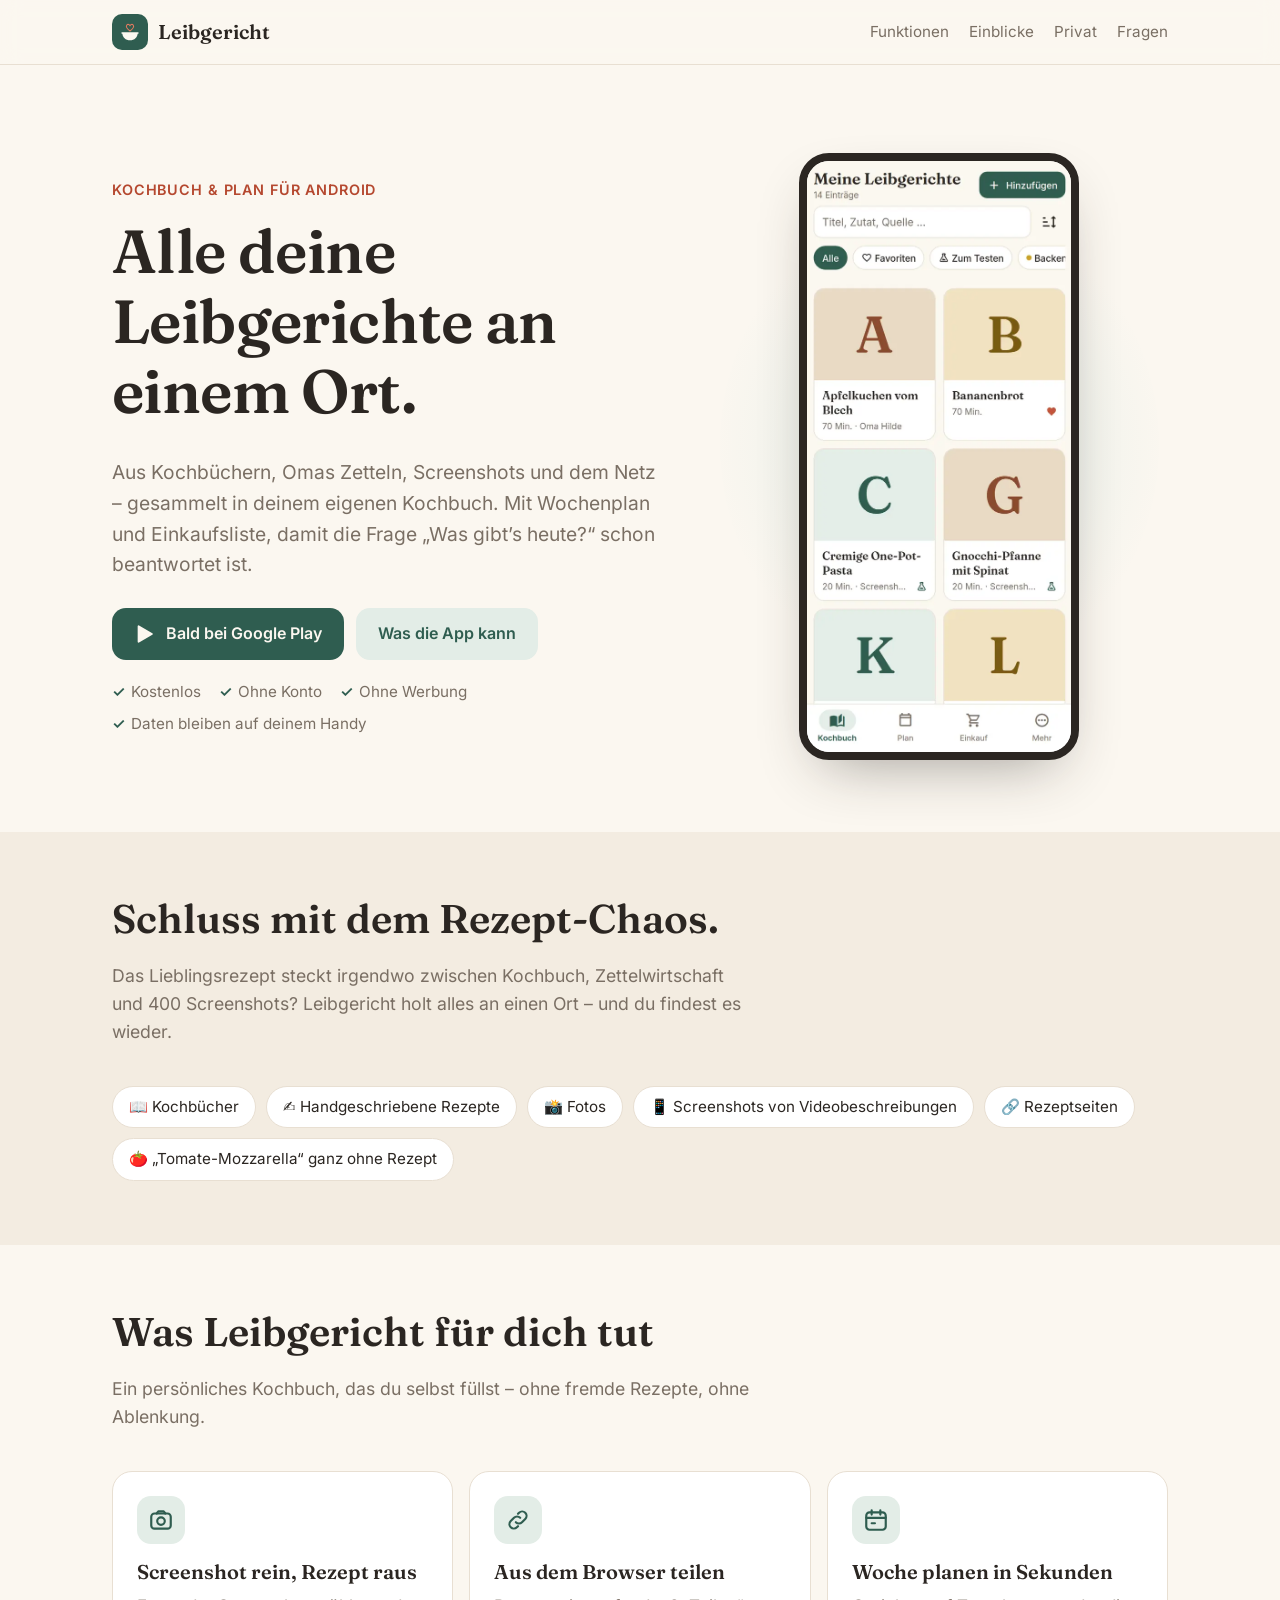
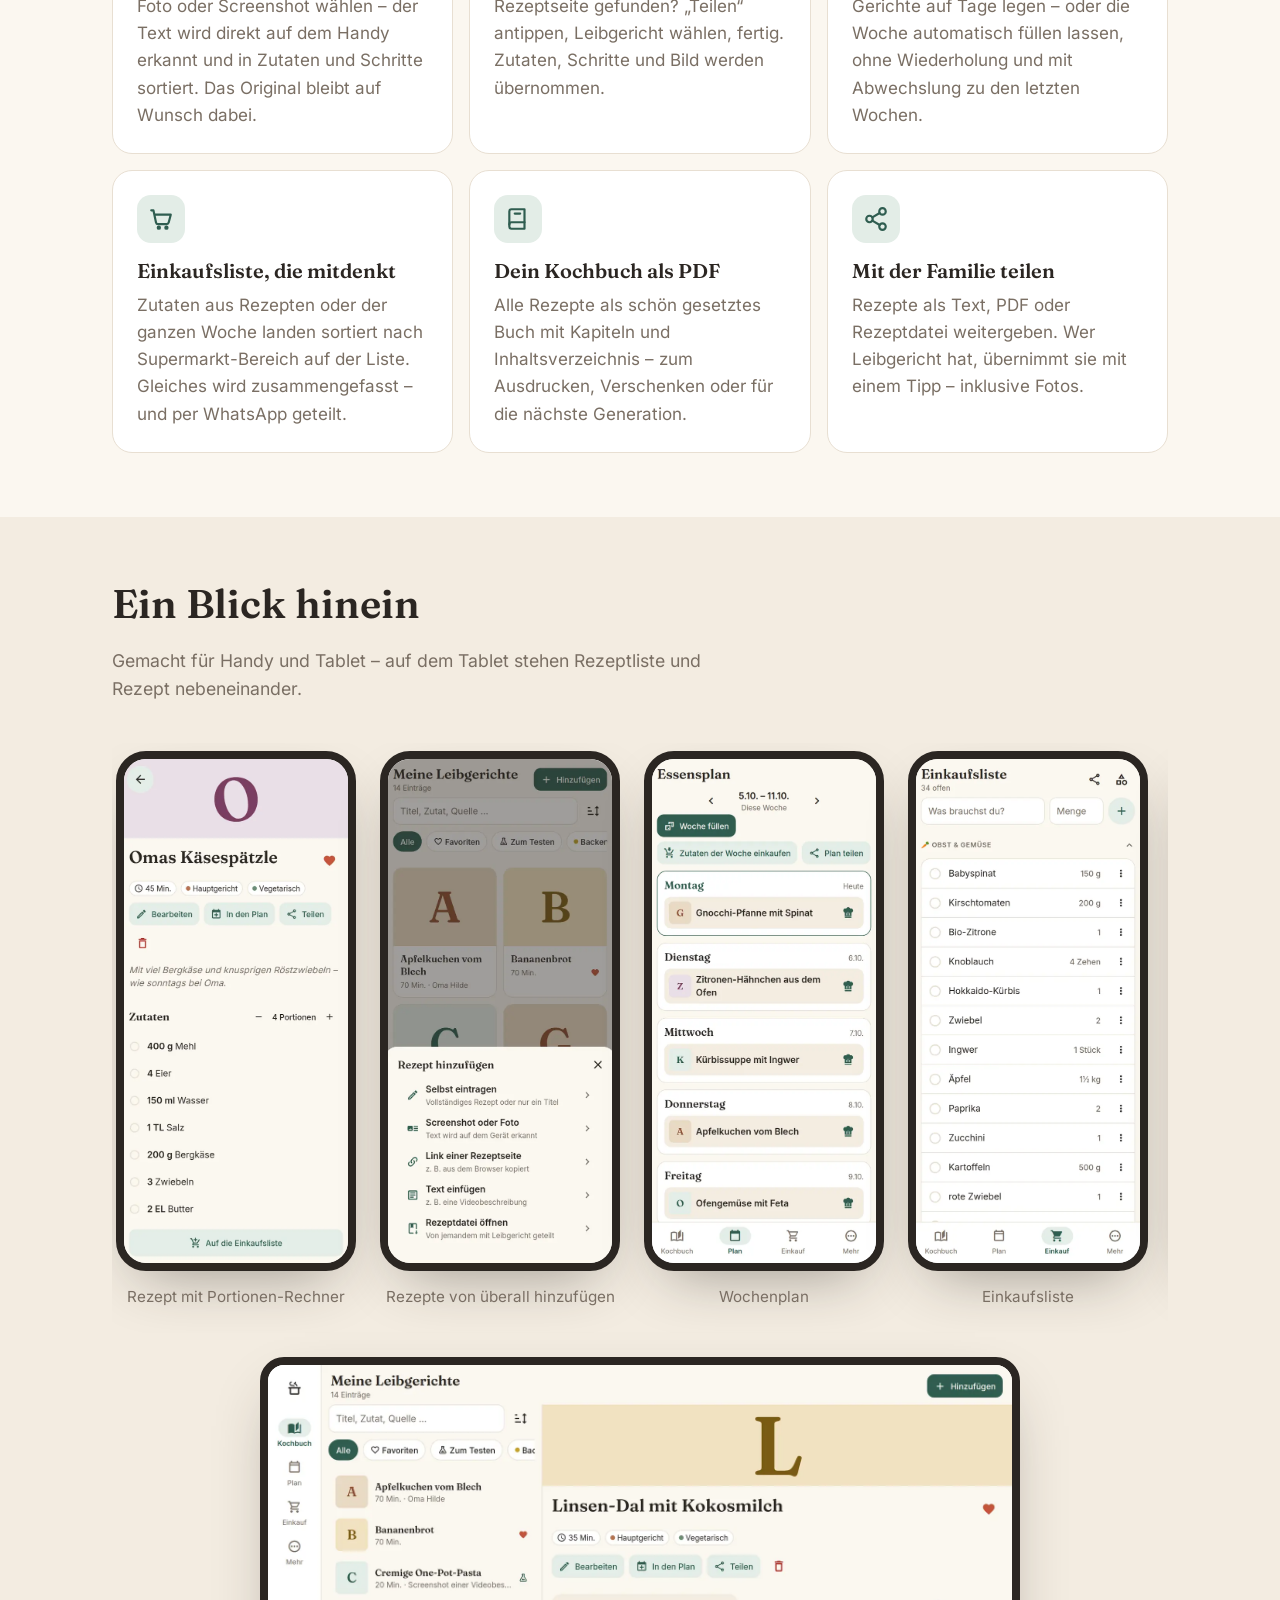
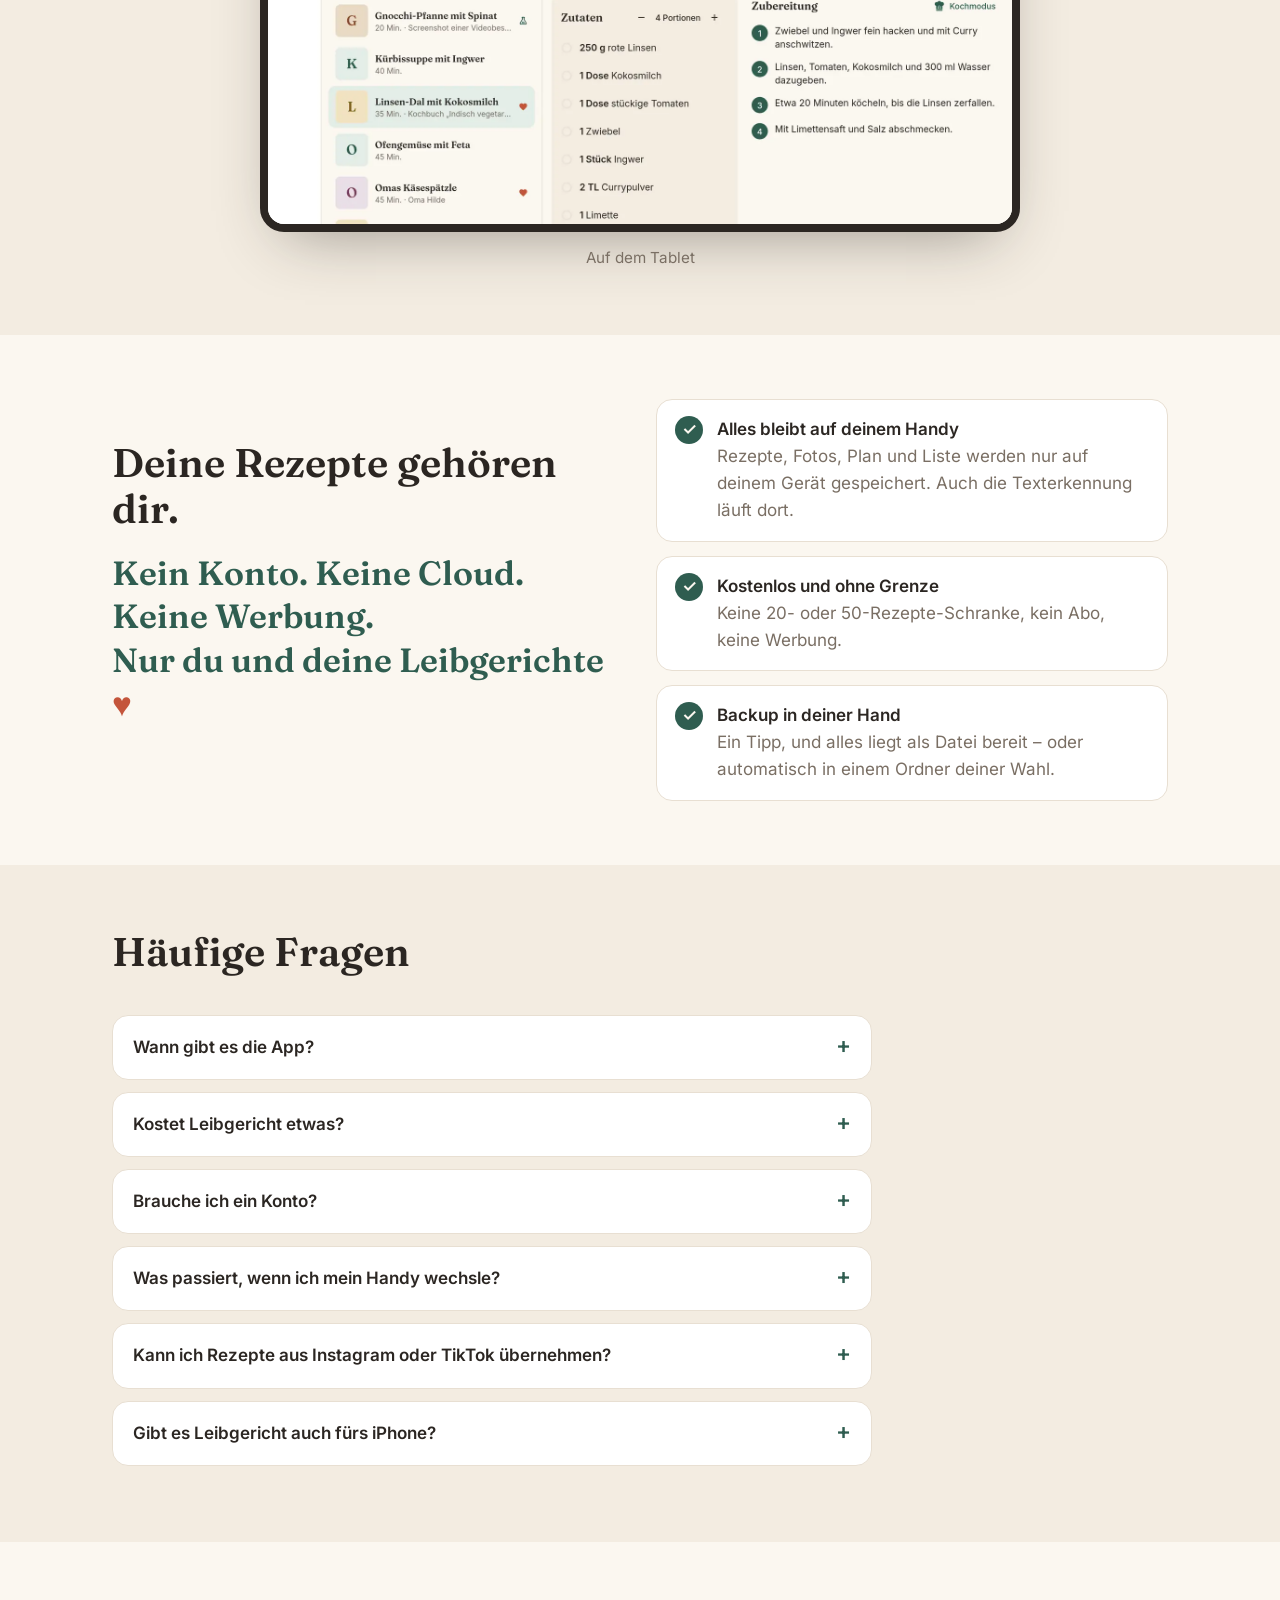
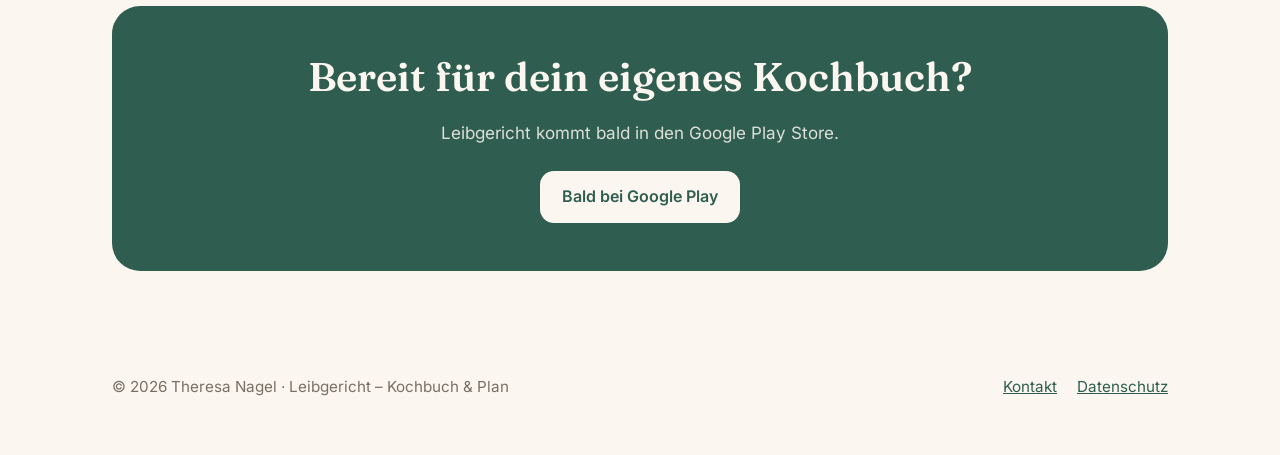
<file: index.html>
<!doctype html>
<html lang="de">
<head>
  <meta charset="utf-8">
  <meta name="viewport" content="width=device-width, initial-scale=1">
  <title>Leibgericht – Kochbuch &amp; Plan</title>
  <meta name="description" content="Alle deine Rezepte an einem Ort: aus Kochbüchern, Omas Zetteln, Screenshots und dem Netz. Mit Essensplan und Einkaufsliste. Privat, kostenlos, ohne Konto.">
  <meta name="theme-color" content="#2F5D50">
  <meta property="og:title" content="Leibgericht – Kochbuch & Plan">
  <meta property="og:description" content="Alle deine Rezepte an einem Ort. Mit Essensplan und Einkaufsliste. Privat, kostenlos, ohne Konto.">
  <meta property="og:image" content="assets/img/app-icon-512.png">
  <link rel="icon" href="assets/img/favicon.png" type="image/png">
  <link rel="apple-touch-icon" href="assets/img/app-icon-512.png">
  <link rel="stylesheet" href="assets/styles.css">
</head>
<body>
  <a class="skip-link" href="#inhalt">Zum Inhalt springen</a>

  <header class="site-header">
    <div class="container">
      <a class="brand" href="./"><img src="assets/img/app-icon.svg" alt="" width="36" height="36">Leibgericht</a>
      <nav class="site-nav" aria-label="Hauptnavigation">
        <a href="#funktionen">Funktionen</a>
        <a href="#einblicke">Einblicke</a>
        <a href="#privat">Privat</a>
        <a href="#fragen">Fragen</a>
      </nav>
    </div>
  </header>

  <main id="inhalt">
    <section class="hero">
      <div class="container">
        <div>
          <div class="eyebrow">Kochbuch &amp; Plan für Android</div>
          <h1>Alle deine Leibgerichte an einem Ort.</h1>
          <p class="hero-lead">Aus Kochbüchern, Omas Zetteln, Screenshots und dem Netz – gesammelt in deinem eigenen Kochbuch. Mit Wochenplan und Einkaufsliste, damit die Frage „Was gibt’s heute?“ schon beantwortet ist.</p>
          <div class="hero-actions">
            <!-- Sobald die App im Play Store ist: Link auf https://play.google.com/store/apps/details?id=io.github.linalarsson42.leibgericht setzen. -->
            <a class="button button-primary" href="#fragen" aria-disabled="true">
              <svg viewBox="0 0 24 24" fill="currentColor" aria-hidden="true"><path d="M4 3.5v17a1 1 0 0 0 1.5.87l14.5-8.5a1 1 0 0 0 0-1.74L5.5 2.63A1 1 0 0 0 4 3.5Z"/></svg>
              Bald bei Google Play
            </a>
            <a class="button button-secondary" href="#funktionen">Was die App kann</a>
          </div>
          <ul class="hero-facts">
            <li>Kostenlos</li>
            <li>Ohne Konto</li>
            <li>Ohne Werbung</li>
            <li>Daten bleiben auf deinem Handy</li>
          </ul>
        </div>
        <div class="hero-visual">
          <figure class="device phone">
            <div class="screen"><img src="assets/img/screenshots/kochbuch.webp" alt="Kochbuch mit Rezepten, Suche und Filtern" width="600" height="1299"></div>
          </figure>
        </div>
      </div>
    </section>

    <section class="section-muted" aria-labelledby="problem-titel">
      <div class="container">
        <div class="section-head">
          <h2 id="problem-titel">Schluss mit dem Rezept-Chaos.</h2>
          <p>Das Lieblingsrezept steckt irgendwo zwischen Kochbuch, Zettelwirtschaft und 400 Screenshots? Leibgericht holt alles an einen Ort – und du findest es wieder.</p>
        </div>
        <ul class="problem-sources" aria-label="Woher Rezepte kommen">
          <li>📖 Kochbücher</li>
          <li>✍️ Handgeschriebene Rezepte</li>
          <li>📸 Fotos</li>
          <li>📱 Screenshots von Videobeschreibungen</li>
          <li>🔗 Rezeptseiten</li>
          <li>🍅 „Tomate-Mozzarella“ ganz ohne Rezept</li>
        </ul>
      </div>
    </section>

    <section id="funktionen" aria-labelledby="funktionen-titel">
      <div class="container">
        <div class="section-head">
          <h2 id="funktionen-titel">Was Leibgericht für dich tut</h2>
          <p>Ein persönliches Kochbuch, das du selbst füllst – ohne fremde Rezepte, ohne Ablenkung.</p>
        </div>
        <div class="feature-grid">
          <article class="feature">
            <div class="icon"><svg viewBox="0 0 24 24" fill="none" stroke="currentColor" stroke-width="2" stroke-linecap="round" stroke-linejoin="round" aria-hidden="true"><rect x="3" y="6" width="18" height="14" rx="3"/><path d="M8 6l1.5-2h5L16 6"/><circle cx="12" cy="13" r="3.5"/></svg></div>
            <h3>Screenshot rein, Rezept raus</h3>
            <p>Foto oder Screenshot wählen – der Text wird direkt auf dem Handy erkannt und in Zutaten und Schritte sortiert. Das Original bleibt auf Wunsch dabei.</p>
          </article>
          <article class="feature">
            <div class="icon"><svg viewBox="0 0 24 24" fill="none" stroke="currentColor" stroke-width="2" stroke-linecap="round" stroke-linejoin="round" aria-hidden="true"><path d="M10 14a4 4 0 0 0 5.7 0l3-3a4 4 0 0 0-5.7-5.7l-1 1"/><path d="M14 10a4 4 0 0 0-5.7 0l-3 3a4 4 0 0 0 5.7 5.7l1-1"/></svg></div>
            <h3>Aus dem Browser teilen</h3>
            <p>Rezeptseite gefunden? „Teilen“ antippen, Leibgericht wählen, fertig. Zutaten, Schritte und Bild werden übernommen.</p>
          </article>
          <article class="feature">
            <div class="icon"><svg viewBox="0 0 24 24" fill="none" stroke="currentColor" stroke-width="2" stroke-linecap="round" stroke-linejoin="round" aria-hidden="true"><rect x="3" y="5" width="18" height="16" rx="3"/><path d="M3 10h18M8 3v4M16 3v4"/><path d="M8 15h3"/></svg></div>
            <h3>Woche planen in Sekunden</h3>
            <p>Gerichte auf Tage legen – oder die Woche automatisch füllen lassen, ohne Wiederholung und mit Abwechslung zu den letzten Wochen.</p>
          </article>
          <article class="feature">
            <div class="icon"><svg viewBox="0 0 24 24" fill="none" stroke="currentColor" stroke-width="2" stroke-linecap="round" stroke-linejoin="round" aria-hidden="true"><path d="M3 4h2l2.4 11.2a2 2 0 0 0 2 1.6h7.7a2 2 0 0 0 2-1.5L21 8H6.2"/><circle cx="10" cy="20" r="1"/><circle cx="17" cy="20" r="1"/></svg></div>
            <h3>Einkaufsliste, die mitdenkt</h3>
            <p>Zutaten aus Rezepten oder der ganzen Woche landen sortiert nach Supermarkt-Bereich auf der Liste. Gleiches wird zusammengefasst – und per WhatsApp geteilt.</p>
          </article>
          <article class="feature">
            <div class="icon"><svg viewBox="0 0 24 24" fill="none" stroke="currentColor" stroke-width="2" stroke-linecap="round" stroke-linejoin="round" aria-hidden="true"><path d="M4 5a2 2 0 0 1 2-2h12v18H6a2 2 0 0 1-2-2Z"/><path d="M4 17a2 2 0 0 1 2-2h12"/><path d="M9 7h5"/></svg></div>
            <h3>Dein Kochbuch als PDF</h3>
            <p>Alle Rezepte als schön gesetztes Buch mit Kapiteln und Inhaltsverzeichnis – zum Ausdrucken, Verschenken oder für die nächste Generation.</p>
          </article>
          <article class="feature">
            <div class="icon"><svg viewBox="0 0 24 24" fill="none" stroke="currentColor" stroke-width="2" stroke-linecap="round" stroke-linejoin="round" aria-hidden="true"><circle cx="18" cy="5" r="3"/><circle cx="6" cy="12" r="3"/><circle cx="18" cy="19" r="3"/><path d="M8.6 13.5l6.8 4M15.4 6.5l-6.8 4"/></svg></div>
            <h3>Mit der Familie teilen</h3>
            <p>Rezepte als Text, PDF oder Rezeptdatei weitergeben. Wer Leibgericht hat, übernimmt sie mit einem Tipp – inklusive Fotos.</p>
          </article>
        </div>
      </div>
    </section>

    <section id="einblicke" class="section-muted" aria-labelledby="einblicke-titel">
      <div class="container">
        <div class="section-head">
          <h2 id="einblicke-titel">Ein Blick hinein</h2>
          <p>Gemacht für Handy und Tablet – auf dem Tablet stehen Rezeptliste und Rezept nebeneinander.</p>
        </div>
        <div class="gallery" role="list">
          <figure class="device phone" role="listitem">
            <div class="screen"><img src="assets/img/screenshots/rezept.webp" alt="Rezeptansicht mit Zutaten und Portionen-Rechner" width="600" height="1299" loading="lazy"></div>
            <figcaption>Rezept mit Portionen-Rechner</figcaption>
          </figure>
          <figure class="device phone" role="listitem">
            <div class="screen"><img src="assets/img/screenshots/hinzufuegen.webp" alt="Rezept hinzufügen: selbst eintragen, Screenshot oder Foto, Link, Text oder Rezeptdatei" width="600" height="1299" loading="lazy"></div>
            <figcaption>Rezepte von überall hinzufügen</figcaption>
          </figure>
          <figure class="device phone" role="listitem">
            <div class="screen"><img src="assets/img/screenshots/plan.webp" alt="Wochenplan mit Gerichten für jeden Tag" width="600" height="1299" loading="lazy"></div>
            <figcaption>Wochenplan</figcaption>
          </figure>
          <figure class="device phone" role="listitem">
            <div class="screen"><img src="assets/img/screenshots/einkauf.webp" alt="Einkaufsliste, nach Supermarkt-Bereichen sortiert" width="600" height="1299" loading="lazy"></div>
            <figcaption>Einkaufsliste</figcaption>
          </figure>
          <figure class="device phone" role="listitem">
            <div class="screen"><img src="assets/img/screenshots/kochmodus.webp" alt="Kochmodus mit einem Schritt in großer Schrift" width="600" height="1299" loading="lazy"></div>
            <figcaption>Kochmodus</figcaption>
          </figure>
        </div>
        <div class="tablet-showcase">
          <figure class="device tablet">
            <div class="screen"><img src="assets/img/screenshots/tablet.webp" alt="Tablet-Ansicht: Rezeptliste und Rezept nebeneinander" width="1600" height="1000" loading="lazy"></div>
            <figcaption>Auf dem Tablet</figcaption>
          </figure>
        </div>
      </div>
    </section>

    <section id="privat" aria-labelledby="privat-titel">
      <div class="container privacy">
        <div>
          <h2 id="privat-titel">Deine Rezepte gehören dir.</h2>
          <p class="privacy-quote">Kein Konto. Keine Cloud. Keine Werbung.<br>Nur du und deine Leibgerichte <span class="heart">♥</span></p>
        </div>
        <ul class="privacy-list">
          <li><span class="check" aria-hidden="true">✓</span><div><strong>Alles bleibt auf deinem Handy</strong><span>Rezepte, Fotos, Plan und Liste werden nur auf deinem Gerät gespeichert. Auch die Texterkennung läuft dort.</span></div></li>
          <li><span class="check" aria-hidden="true">✓</span><div><strong>Kostenlos und ohne Grenze</strong><span>Keine 20- oder 50-Rezepte-Schranke, kein Abo, keine Werbung.</span></div></li>
          <li><span class="check" aria-hidden="true">✓</span><div><strong>Backup in deiner Hand</strong><span>Ein Tipp, und alles liegt als Datei bereit – oder automatisch in einem Ordner deiner Wahl.</span></div></li>
        </ul>
      </div>
    </section>

    <section id="fragen" class="section-muted" aria-labelledby="fragen-titel">
      <div class="container">
        <div class="section-head">
          <h2 id="fragen-titel">Häufige Fragen</h2>
        </div>
        <div class="faq">
          <details>
            <summary>Wann gibt es die App?</summary>
            <p>Leibgericht ist gerade in der Testphase und kommt danach in den Google Play Store. Diese Seite wird dann aktualisiert.</p>
          </details>
          <details>
            <summary>Kostet Leibgericht etwas?</summary>
            <p>Nein. Die App ist kostenlos, ohne Werbung, ohne Abo und ohne Begrenzung der Rezeptanzahl.</p>
          </details>
          <details>
            <summary>Brauche ich ein Konto?</summary>
            <p>Nein. Du öffnest die App und legst los. Es gibt keine Anmeldung und keinen Server, auf dem deine Daten liegen.</p>
          </details>
          <details>
            <summary>Was passiert, wenn ich mein Handy wechsle?</summary>
            <p>Erstelle in der App ein Backup – einmalig oder automatisch in einen Ordner deiner Wahl – und spiele es auf dem neuen Handy wieder ein. Zusätzlich sichert Android die Rezepttexte im Google-Backup deines Geräts.</p>
          </details>
          <details>
            <summary>Kann ich Rezepte aus Instagram oder TikTok übernehmen?</summary>
            <p>Ja, über einen Screenshot der Videobeschreibung. Leibgericht erkennt den Text und macht daraus ein Rezept. Reine Links speichert die App bewusst nicht, denn wenn das Video verschwindet, wäre auch das Rezept weg.</p>
          </details>
          <details>
            <summary>Gibt es Leibgericht auch fürs iPhone?</summary>
            <p>Vorerst nur für Android (Handy und Tablet).</p>
          </details>
        </div>
      </div>
    </section>

    <section class="cta" aria-labelledby="cta-titel">
      <div class="container">
        <h2 id="cta-titel">Bereit für dein eigenes Kochbuch?</h2>
        <p>Leibgericht kommt bald in den Google Play Store.</p>
        <a class="button" href="#fragen" aria-disabled="true">Bald bei Google Play</a>
      </div>
    </section>
  </main>

  <footer class="site-footer">
    <div class="container">
      <span>© 2026 Theresa Nagel · Leibgericht – Kochbuch &amp; Plan</span>
      <nav aria-label="Rechtliches">
        <a href="mailto:linalarsson.dev+leibgericht@gmail.com">Kontakt</a>
        <a href="datenschutz.html">Datenschutz</a>
      </nav>
    </div>
  </footer>
</body>
</html>
</file>
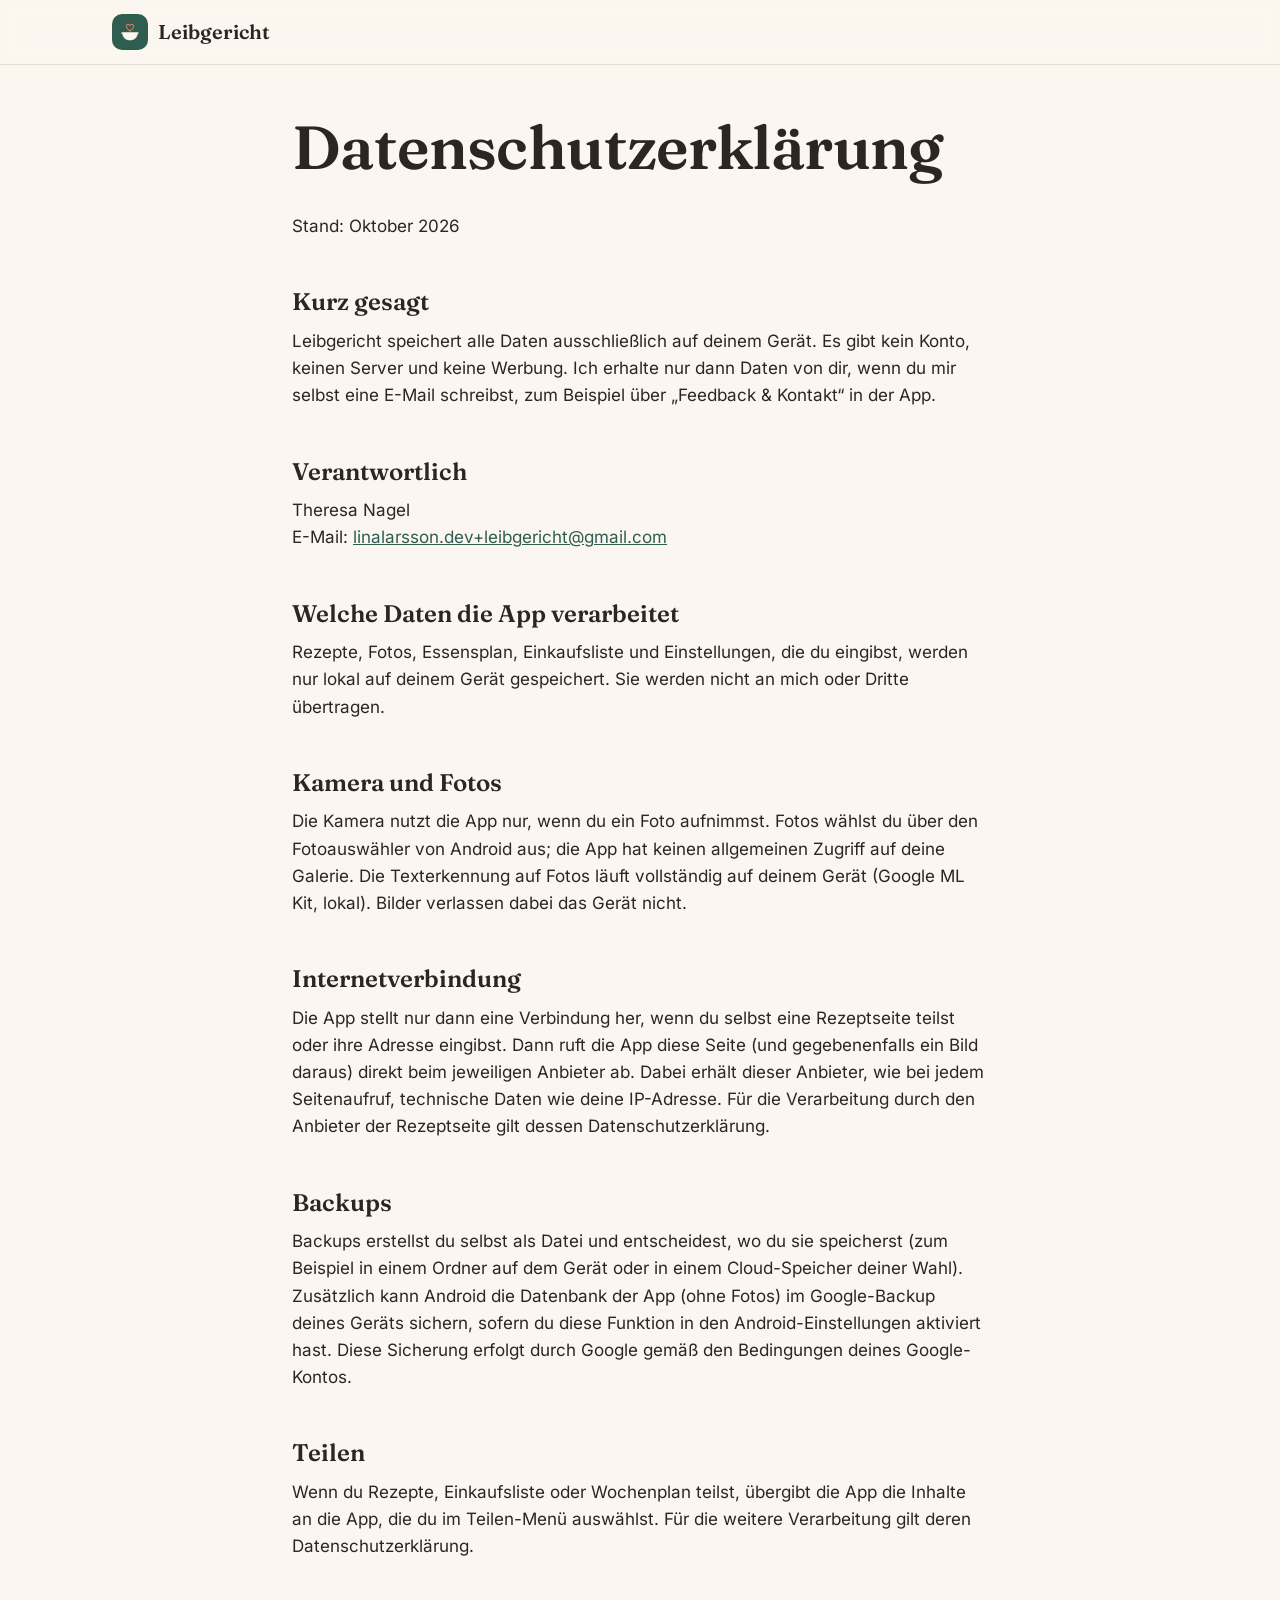
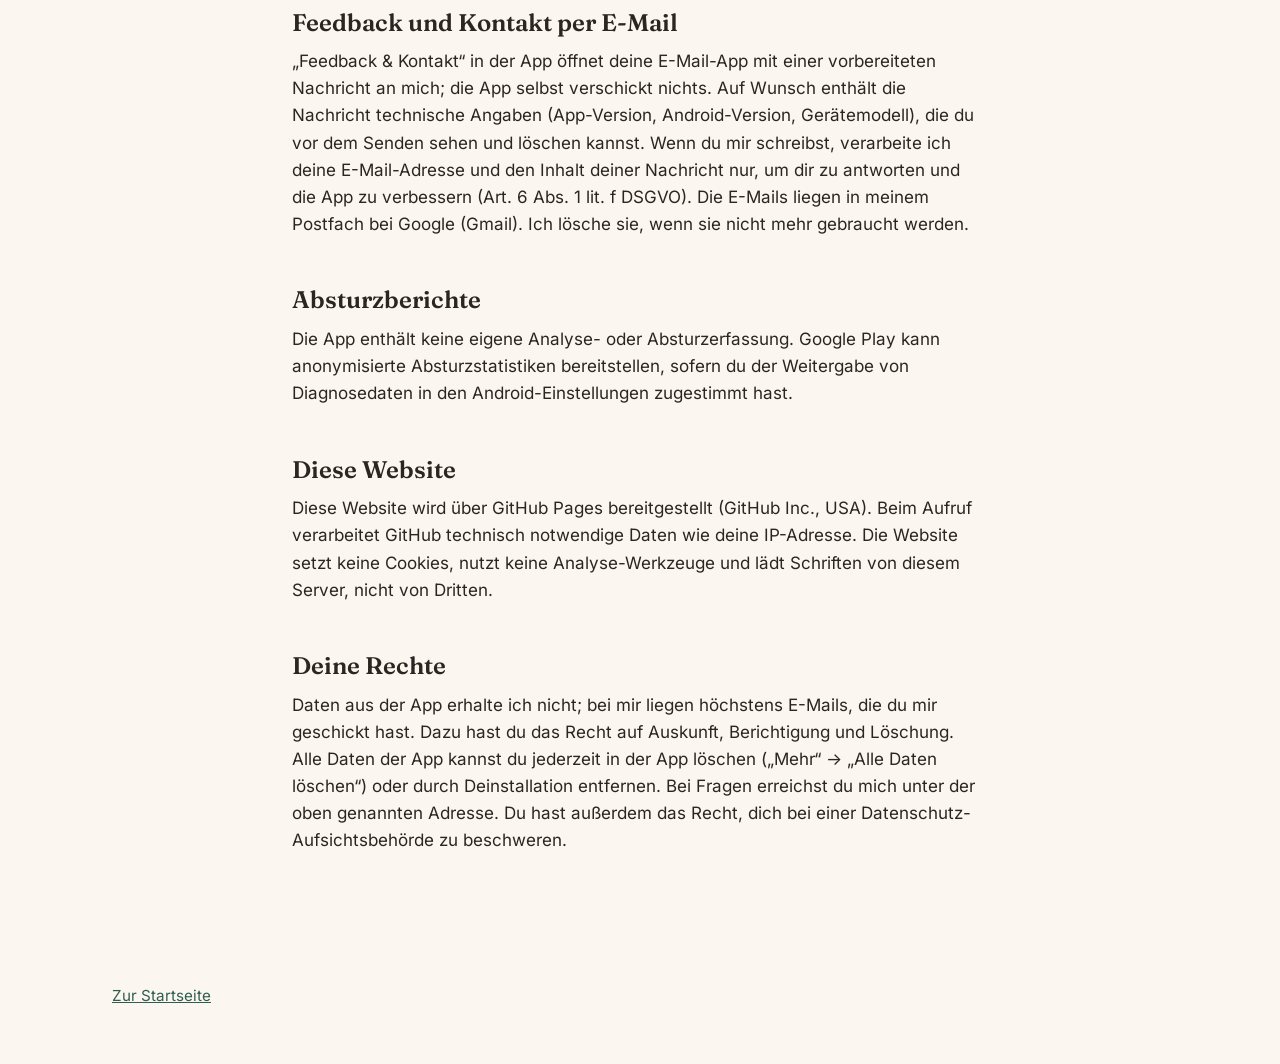
<file: datenschutz.html>
<!doctype html>
<html lang="de">
<head>
  <meta charset="utf-8">
  <meta name="viewport" content="width=device-width, initial-scale=1">
  <title>Datenschutz – Leibgericht</title>
  <meta name="robots" content="noindex">
  <link rel="icon" href="assets/img/favicon.png" type="image/png">
  <link rel="stylesheet" href="assets/styles.css">
</head>
<body>
  <header class="site-header">
    <div class="container">
      <a class="brand" href="./"><img src="assets/img/app-icon.svg" alt="" width="36" height="36">Leibgericht</a>
    </div>
  </header>
  <main class="legal">
    <div class="container">
      <h1>Datenschutzerklärung</h1>
      <p>Stand: Oktober 2026</p>

      <h2>Kurz gesagt</h2>
      <p>Leibgericht speichert alle Daten ausschließlich auf deinem Gerät. Es gibt kein Konto, keinen Server und keine Werbung. Ich erhalte nur dann Daten von dir, wenn du mir selbst eine E-Mail schreibst, zum Beispiel über „Feedback &amp; Kontakt“ in der App.</p>

      <h2>Verantwortlich</h2>
      <p>Theresa Nagel<br>E-Mail: <a href="mailto:linalarsson.dev+leibgericht@gmail.com">linalarsson.dev+leibgericht@gmail.com</a></p>

      <h2>Welche Daten die App verarbeitet</h2>
      <p>Rezepte, Fotos, Essensplan, Einkaufsliste und Einstellungen, die du eingibst, werden nur lokal auf deinem Gerät gespeichert. Sie werden nicht an mich oder Dritte übertragen.</p>

      <h2>Kamera und Fotos</h2>
      <p>Die Kamera nutzt die App nur, wenn du ein Foto aufnimmst. Fotos wählst du über den Fotoauswähler von Android aus; die App hat keinen allgemeinen Zugriff auf deine Galerie. Die Texterkennung auf Fotos läuft vollständig auf deinem Gerät (Google ML Kit, lokal). Bilder verlassen dabei das Gerät nicht.</p>

      <h2>Internetverbindung</h2>
      <p>Die App stellt nur dann eine Verbindung her, wenn du selbst eine Rezeptseite teilst oder ihre Adresse eingibst. Dann ruft die App diese Seite (und gegebenenfalls ein Bild daraus) direkt beim jeweiligen Anbieter ab. Dabei erhält dieser Anbieter, wie bei jedem Seitenaufruf, technische Daten wie deine IP-Adresse. Für die Verarbeitung durch den Anbieter der Rezeptseite gilt dessen Datenschutzerklärung.</p>

      <h2>Backups</h2>
      <p>Backups erstellst du selbst als Datei und entscheidest, wo du sie speicherst (zum Beispiel in einem Ordner auf dem Gerät oder in einem Cloud-Speicher deiner Wahl). Zusätzlich kann Android die Datenbank der App (ohne Fotos) im Google-Backup deines Geräts sichern, sofern du diese Funktion in den Android-Einstellungen aktiviert hast. Diese Sicherung erfolgt durch Google gemäß den Bedingungen deines Google-Kontos.</p>

      <h2>Teilen</h2>
      <p>Wenn du Rezepte, Einkaufsliste oder Wochenplan teilst, übergibt die App die Inhalte an die App, die du im Teilen-Menü auswählst. Für die weitere Verarbeitung gilt deren Datenschutzerklärung.</p>

      <h2>Feedback und Kontakt per E-Mail</h2>
      <p>„Feedback &amp; Kontakt“ in der App öffnet deine E-Mail-App mit einer vorbereiteten Nachricht an mich; die App selbst verschickt nichts. Auf Wunsch enthält die Nachricht technische Angaben (App-Version, Android-Version, Gerätemodell), die du vor dem Senden sehen und löschen kannst. Wenn du mir schreibst, verarbeite ich deine E-Mail-Adresse und den Inhalt deiner Nachricht nur, um dir zu antworten und die App zu verbessern (Art. 6 Abs. 1 lit. f DSGVO). Die E-Mails liegen in meinem Postfach bei Google (Gmail). Ich lösche sie, wenn sie nicht mehr gebraucht werden.</p>

      <h2>Absturzberichte</h2>
      <p>Die App enthält keine eigene Analyse- oder Absturzerfassung. Google Play kann anonymisierte Absturzstatistiken bereitstellen, sofern du der Weitergabe von Diagnosedaten in den Android-Einstellungen zugestimmt hast.</p>

      <h2>Diese Website</h2>
      <p>Diese Website wird über GitHub Pages bereitgestellt (GitHub Inc., USA). Beim Aufruf verarbeitet GitHub technisch notwendige Daten wie deine IP-Adresse. Die Website setzt keine Cookies, nutzt keine Analyse-Werkzeuge und lädt Schriften von diesem Server, nicht von Dritten.</p>

      <h2>Deine Rechte</h2>
      <p>Daten aus der App erhalte ich nicht; bei mir liegen höchstens E-Mails, die du mir geschickt hast. Dazu hast du das Recht auf Auskunft, Berichtigung und Löschung. Alle Daten der App kannst du jederzeit in der App löschen („Mehr“ → „Alle Daten löschen“) oder durch Deinstallation entfernen. Bei Fragen erreichst du mich unter der oben genannten Adresse. Du hast außerdem das Recht, dich bei einer Datenschutz-Aufsichtsbehörde zu beschweren.</p>
    </div>
  </main>
  <footer class="site-footer">
    <div class="container">
      <a href="./">Zur Startseite</a>
    </div>
  </footer>
</body>
</html>
</file>
<file: assets/styles.css>
/* Leibgericht – Website. Farben wie in der App (hell/dunkel). Schriften lokal
   eingebunden, damit beim Besuch keine Daten an Dritte (z. B. Google) gehen. */

@font-face { font-family: 'Fraunces'; src: url('fonts/Fraunces_600SemiBold.ttf') format('truetype'); font-weight: 600; font-display: swap; }
@font-face { font-family: 'Inter'; src: url('fonts/Inter_400Regular.ttf') format('truetype'); font-weight: 400; font-display: swap; }
@font-face { font-family: 'Inter'; src: url('fonts/Inter_600SemiBold.ttf') format('truetype'); font-weight: 600; font-display: swap; }

:root {
  --background: #FBF7F0;
  --surface: #FFFFFF;
  --surface-muted: #F3ECE1;
  --border: #E8DFD2;
  --text: #2B2622;
  --text-muted: #7A6F64;
  --primary: #2F5D50;
  --on-primary: #FBF7F0;
  --primary-soft: #E3EDE7;
  --accent: #C4553B;
  --accent-text: #B5482F;
  --accent-soft: #F7E3DC;
  --radius: 20px;
  --max-width: 1120px;
  color-scheme: light;
}

@media (prefers-color-scheme: dark) {
  :root {
    --background: #161412;
    --surface: #211E1B;
    --surface-muted: #2B2723;
    --border: #3A342E;
    --text: #F3EEE7;
    --text-muted: #A89E92;
    --primary: #8FC4A6;
    --on-primary: #161412;
    --primary-soft: #22332B;
    --accent: #E07A5F;
    --accent-text: #E8907A;
    --accent-soft: #3A2620;
    color-scheme: dark;
  }
}

* { box-sizing: border-box; }
html { scroll-behavior: smooth; }
body {
  margin: 0;
  background: var(--background);
  color: var(--text);
  font-family: 'Inter', system-ui, -apple-system, 'Segoe UI', Roboto, sans-serif;
  font-size: 17px;
  line-height: 1.6;
  -webkit-font-smoothing: antialiased;
}
img { max-width: 100%; display: block; }
a { color: var(--primary); }
h1, h2, h3 { font-family: 'Fraunces', Georgia, serif; font-weight: 600; line-height: 1.15; margin: 0 0 0.5em; }
h1 { font-size: clamp(2.3rem, 5.5vw, 3.8rem); letter-spacing: -0.01em; }
h2 { font-size: clamp(1.7rem, 3.6vw, 2.5rem); }
h3 { font-size: 1.25rem; }
p { margin: 0 0 1em; }

.container { width: 100%; max-width: var(--max-width); margin: 0 auto; padding: 0 16px; }
@media (min-width: 720px) { .container { padding: 0 32px; } }

.skip-link { position: absolute; left: -999px; top: 8px; background: var(--primary); color: var(--on-primary); padding: 8px 16px; border-radius: 8px; }
.skip-link:focus { left: 16px; z-index: 10; }

/* Kopfzeile */
.site-header { position: sticky; top: 0; z-index: 5; background: color-mix(in srgb, var(--background) 88%, transparent); backdrop-filter: blur(10px); border-bottom: 1px solid var(--border); }
.site-header .container { display: flex; align-items: center; justify-content: space-between; height: 64px; gap: 16px; }
.brand { display: flex; align-items: center; gap: 10px; text-decoration: none; color: var(--text); font-family: 'Fraunces', Georgia, serif; font-size: 1.25rem; }
.brand img { width: 36px; height: 36px; border-radius: 10px; }
.site-nav { display: flex; gap: 20px; }
.site-nav a { color: var(--text-muted); text-decoration: none; font-size: 0.95rem; }
.site-nav a:hover { color: var(--text); }
@media (max-width: 640px) { .site-nav { display: none; } }

/* Buttons */
.button { display: inline-flex; align-items: center; gap: 10px; min-height: 52px; padding: 0 22px; border-radius: 14px; font-weight: 600; text-decoration: none; border: 0; font-size: 1rem; }
.button-primary { background: var(--primary); color: var(--on-primary); }
.button-secondary { background: var(--primary-soft); color: var(--primary); }
.button[aria-disabled="true"] { cursor: default; }
.button svg { width: 22px; height: 22px; }

/* Hero */
.hero { padding: 56px 0 40px; overflow: hidden; }
.hero .container { display: grid; gap: 40px; align-items: center; }
@media (min-width: 900px) { .hero .container { grid-template-columns: 1.1fr 0.9fr; } .hero { padding: 88px 0 72px; } }
.eyebrow { display: inline-flex; align-items: center; gap: 8px; color: var(--accent-text); font-weight: 600; font-size: 0.9rem; letter-spacing: 0.06em; text-transform: uppercase; margin-bottom: 16px; }
.hero-lead { font-size: 1.2rem; color: var(--text-muted); max-width: 34em; }
.hero-actions { display: flex; flex-wrap: wrap; gap: 12px; margin: 28px 0 20px; }
.hero-facts { display: flex; flex-wrap: wrap; gap: 8px 18px; padding: 0; margin: 0; list-style: none; color: var(--text-muted); font-size: 0.95rem; }
.hero-facts li::before { content: '✓'; color: var(--primary); font-weight: 600; margin-right: 6px; }
.hero-visual { position: relative; display: flex; justify-content: center; }
.hero-visual::before { content: ''; position: absolute; inset: 8% 2% auto; height: 80%; border-radius: 50%; background: radial-gradient(circle, var(--primary-soft) 0%, transparent 70%); z-index: 0; }

/* Geräte-Rahmen mit Screenshot-Platzhaltern */
.device { position: relative; z-index: 1; margin: 0; }
.device .screen { border-radius: 30px; border: 8px solid var(--text); background: var(--surface); overflow: hidden; box-shadow: 0 24px 60px -24px rgba(43, 38, 34, 0.45); }
.device.phone .screen { width: min(280px, 72vw); aspect-ratio: 9 / 19.5; }
.device.tablet { width: min(760px, 100%); }
.device.tablet .screen { width: 100%; aspect-ratio: 16 / 10; border-radius: 24px; }
.device img { display: block; width: 100%; height: 100%; object-fit: cover; object-position: top; }
.placeholder { display: flex; flex-direction: column; align-items: center; justify-content: center; gap: 10px; text-align: center; padding: 24px; color: var(--text-muted); background: repeating-linear-gradient(135deg, var(--surface-muted) 0 12px, var(--surface) 12px 24px); font-size: 0.95rem; }
.placeholder strong { color: var(--text); font-family: 'Fraunces', Georgia, serif; font-size: 1.15rem; font-weight: 600; }
.device figcaption { text-align: center; margin-top: 14px; color: var(--text-muted); font-size: 0.95rem; }

/* Abschnitte */
section { padding: 64px 0; }
.section-muted { background: var(--surface-muted); }
.section-head { max-width: 640px; margin-bottom: 40px; }
.section-head p { color: var(--text-muted); font-size: 1.1rem; }

.problem-sources { display: flex; flex-wrap: wrap; gap: 10px; margin: 24px 0 0; padding: 0; list-style: none; }
.problem-sources li { background: var(--surface); border: 1px solid var(--border); border-radius: 999px; padding: 8px 16px; font-size: 0.95rem; }

.feature-grid { display: grid; gap: 16px; grid-template-columns: 1fr; }
@media (min-width: 640px) { .feature-grid { grid-template-columns: repeat(2, 1fr); } }
@media (min-width: 980px) { .feature-grid { grid-template-columns: repeat(3, 1fr); } }
.feature { background: var(--surface); border: 1px solid var(--border); border-radius: var(--radius); padding: 24px; }
.feature .icon { width: 48px; height: 48px; border-radius: 14px; background: var(--primary-soft); color: var(--primary); display: flex; align-items: center; justify-content: center; margin-bottom: 16px; }
.feature .icon svg { width: 26px; height: 26px; }
.feature p { color: var(--text-muted); margin: 0; }

.gallery { display: flex; gap: 24px; overflow-x: auto; padding: 8px 4px 24px; scroll-snap-type: x mandatory; }
.gallery .device { scroll-snap-align: center; flex: 0 0 auto; }
.gallery .device.phone .screen { width: 240px; }
.tablet-showcase { display: flex; justify-content: center; margin-top: 24px; }

.privacy { display: grid; gap: 32px; align-items: center; }
@media (min-width: 900px) { .privacy { grid-template-columns: 1fr 1fr; } }
.privacy-list { list-style: none; padding: 0; margin: 0; display: grid; gap: 14px; }
.privacy-list li { display: flex; gap: 14px; align-items: flex-start; background: var(--surface); border: 1px solid var(--border); border-radius: 16px; padding: 16px 18px; }
.privacy-list .check { flex: 0 0 28px; height: 28px; border-radius: 50%; background: var(--primary); color: var(--on-primary); display: flex; align-items: center; justify-content: center; font-weight: 600; }
.privacy-list strong { display: block; }
.privacy-list span { color: var(--text-muted); }
.privacy-quote { font-family: 'Fraunces', Georgia, serif; font-size: clamp(1.5rem, 3vw, 2.1rem); line-height: 1.3; color: var(--primary); }
.privacy-quote .heart { color: var(--accent); }

.faq { max-width: 760px; }
.faq details { background: var(--surface); border: 1px solid var(--border); border-radius: 16px; padding: 4px 20px; margin-bottom: 12px; }
.faq summary { cursor: pointer; font-weight: 600; padding: 14px 0; list-style: none; display: flex; justify-content: space-between; gap: 16px; }
.faq summary::-webkit-details-marker { display: none; }
.faq summary::after { content: '+'; color: var(--primary); font-size: 1.4rem; line-height: 1; }
.faq details[open] summary::after { content: '–'; }
.faq details p { color: var(--text-muted); }

.cta { text-align: center; }
.cta .container { background: var(--primary); color: var(--on-primary); border-radius: 28px; padding: 48px 24px; max-width: calc(var(--max-width) - 64px); }
.cta h2 { color: var(--on-primary); }
.cta p { opacity: 0.85; max-width: 34em; margin: 0 auto 24px; }
.cta .button { background: var(--on-primary); color: var(--primary); }

.site-footer { padding: 40px 0 56px; color: var(--text-muted); font-size: 0.95rem; }
.site-footer .container { display: flex; flex-wrap: wrap; justify-content: space-between; gap: 16px; }
.site-footer nav { display: flex; gap: 20px; }

/* Rechtstexte */
.legal { padding: 48px 0 72px; }
.legal .container { max-width: 760px; }
.legal h2 { font-size: 1.5rem; margin-top: 2em; }
.legal .draft-note { background: var(--accent-soft); border-radius: 14px; padding: 14px 18px; color: var(--text); }

@media (prefers-reduced-motion: reduce) { html { scroll-behavior: auto; } }
</file>
